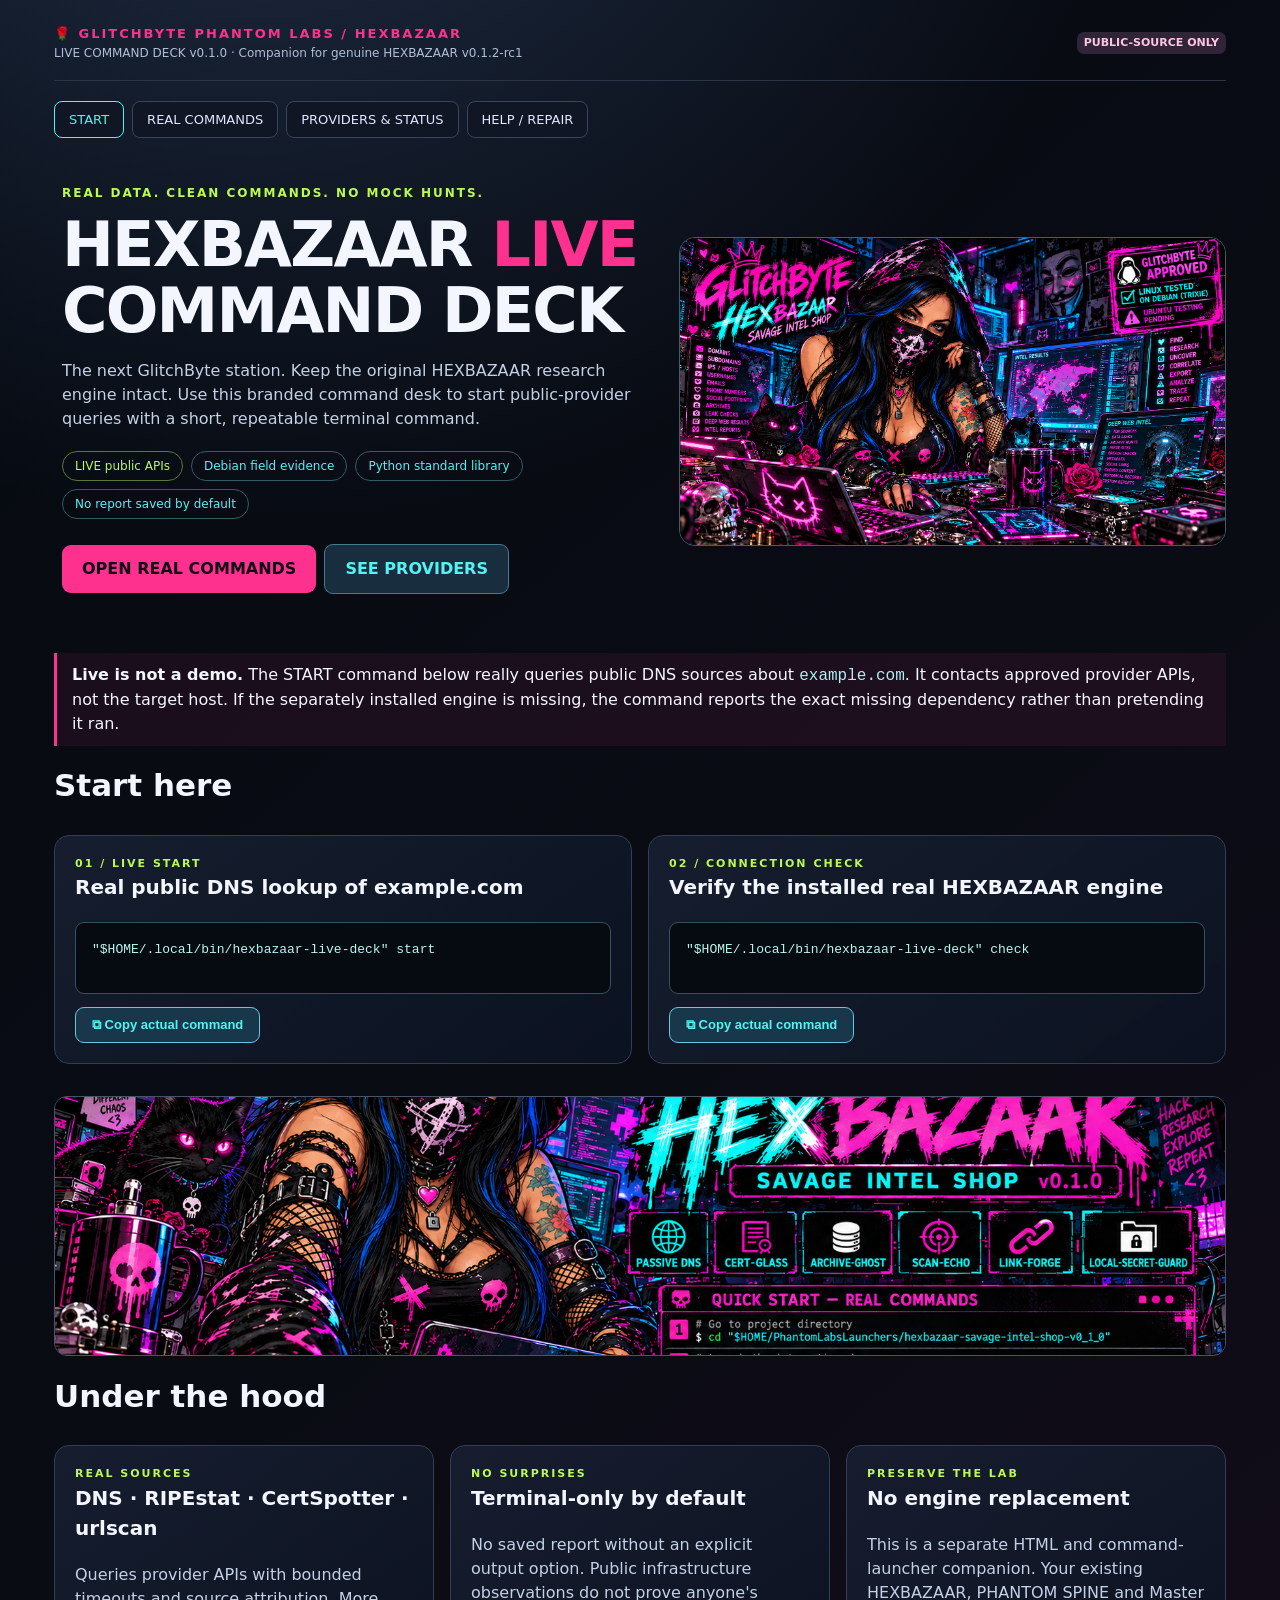
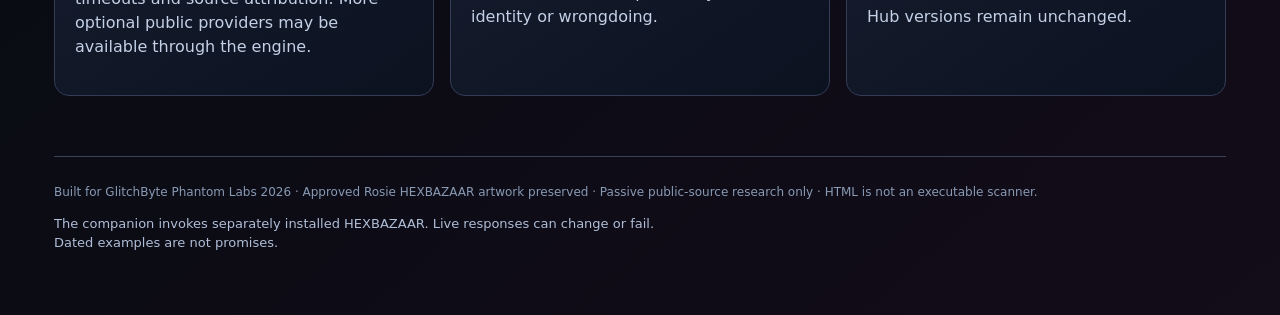
<file: index.html>
<!doctype html><html lang="en"><head><meta charset="utf-8"><meta name="viewport" content="width=device-width,initial-scale=1"><meta name="description" content="HEXBAZAAR live public infrastructure research command deck. Real commands, source attribution, no fabricated intelligence."><link rel="icon" href="assets/favicon.png"><link rel="stylesheet" href="assets/deck.css"><title>Live Start | HEXBAZAAR LIVE DECK</title></head><body><div class="wrap"><header class="top"><div><div class="wordmark">🌹 GLITCHBYTE PHANTOM LABS / HEXBAZAAR</div><div class="version">LIVE COMMAND DECK v0.1.0 · Companion for genuine HEXBAZAAR v0.1.2-rc1</div></div><span class="tag">PUBLIC-SOURCE ONLY</span></header><nav aria-label="Main navigation"><a href="index.html" aria-current="page">START</a><a href="commands.html" >REAL COMMANDS</a><a href="providers.html" >PROVIDERS & STATUS</a><a href="help.html" >HELP / REPAIR</a></nav><main><section class="hero"><div class="text"><div class="eyebrow">REAL DATA. CLEAN COMMANDS. NO MOCK HUNTS.</div><h1>HEXBAZAAR <span style="color:var(--pink)">LIVE</span> COMMAND DECK</h1><p>The next GlitchByte station. Keep the original HEXBAZAAR research engine intact. Use this branded command desk to start public-provider queries with a short, repeatable terminal command.</p><div class="chips"><span class="chip live">LIVE public APIs</span><span class="chip">Debian field evidence</span><span class="chip">Python standard library</span><span class="chip">No report saved by default</span></div><a class="btn" href="commands.html">OPEN REAL COMMANDS</a><a class="btn alt" href="providers.html">SEE PROVIDERS</a></div><img src="assets/rosie-hexbazaar-approved.png" alt="Owner-approved Rosie HEXBAZAAR cyberpunk hacker shop artwork"></section><div class="aside"><strong>Live is not a demo.</strong> The START command below really queries public DNS sources about <code>example.com</code>. It contacts approved provider APIs, not the target host. If the separately installed engine is missing, the command reports the exact missing dependency rather than pretending it ran.</div><section><h2>Start here</h2><div class="grid two"><div class="card"><div class="kicker">01 / LIVE START</div><h3>Real public DNS lookup of example.com</h3><pre class="cmd" id="start">&quot;$HOME/.local/bin/hexbazaar-live-deck&quot; start</pre><button type="button" class="copy" data-copy="start">⧉ Copy actual command</button><span class="status" role="status" aria-live="polite"></span></div><div class="card"><div class="kicker">02 / CONNECTION CHECK</div><h3>Verify the installed real HEXBAZAAR engine</h3><pre class="cmd" id="check">&quot;$HOME/.local/bin/hexbazaar-live-deck&quot; check</pre><button type="button" class="copy" data-copy="check">⧉ Copy actual command</button><span class="status" role="status" aria-live="polite"></span></div></div></section><img class="banner" src="assets/hexbazaar-banner-approved.png" alt="Approved HEXBAZAAR neon banner"><section><h2>Under the hood</h2><div class="grid"><div class="card"><div class="kicker">REAL SOURCES</div><h3>DNS · RIPEstat · CertSpotter · urlscan</h3><p>Queries provider APIs with bounded timeouts and source attribution. More optional public providers may be available through the engine.</p></div><div class="card"><div class="kicker">NO SURPRISES</div><h3>Terminal-only by default</h3><p>No saved report without an explicit output option. Public infrastructure observations do not prove anyone's identity or wrongdoing.</p></div><div class="card"><div class="kicker">PRESERVE THE LAB</div><h3>No engine replacement</h3><p>This is a separate HTML and command-launcher companion. Your existing HEXBAZAAR, PHANTOM SPINE and Master Hub versions remain unchanged.</p></div></div></section></main><footer>Built for GlitchByte Phantom Labs 2026 · Approved Rosie HEXBAZAAR artwork preserved · Passive public-source research only · HTML is not an executable scanner.<p class="fine">The companion invokes separately installed HEXBAZAAR. Live responses can change or fail. Dated examples are not promises.</p></footer></div><script src="assets/deck.js"></script></body></html>
</file>
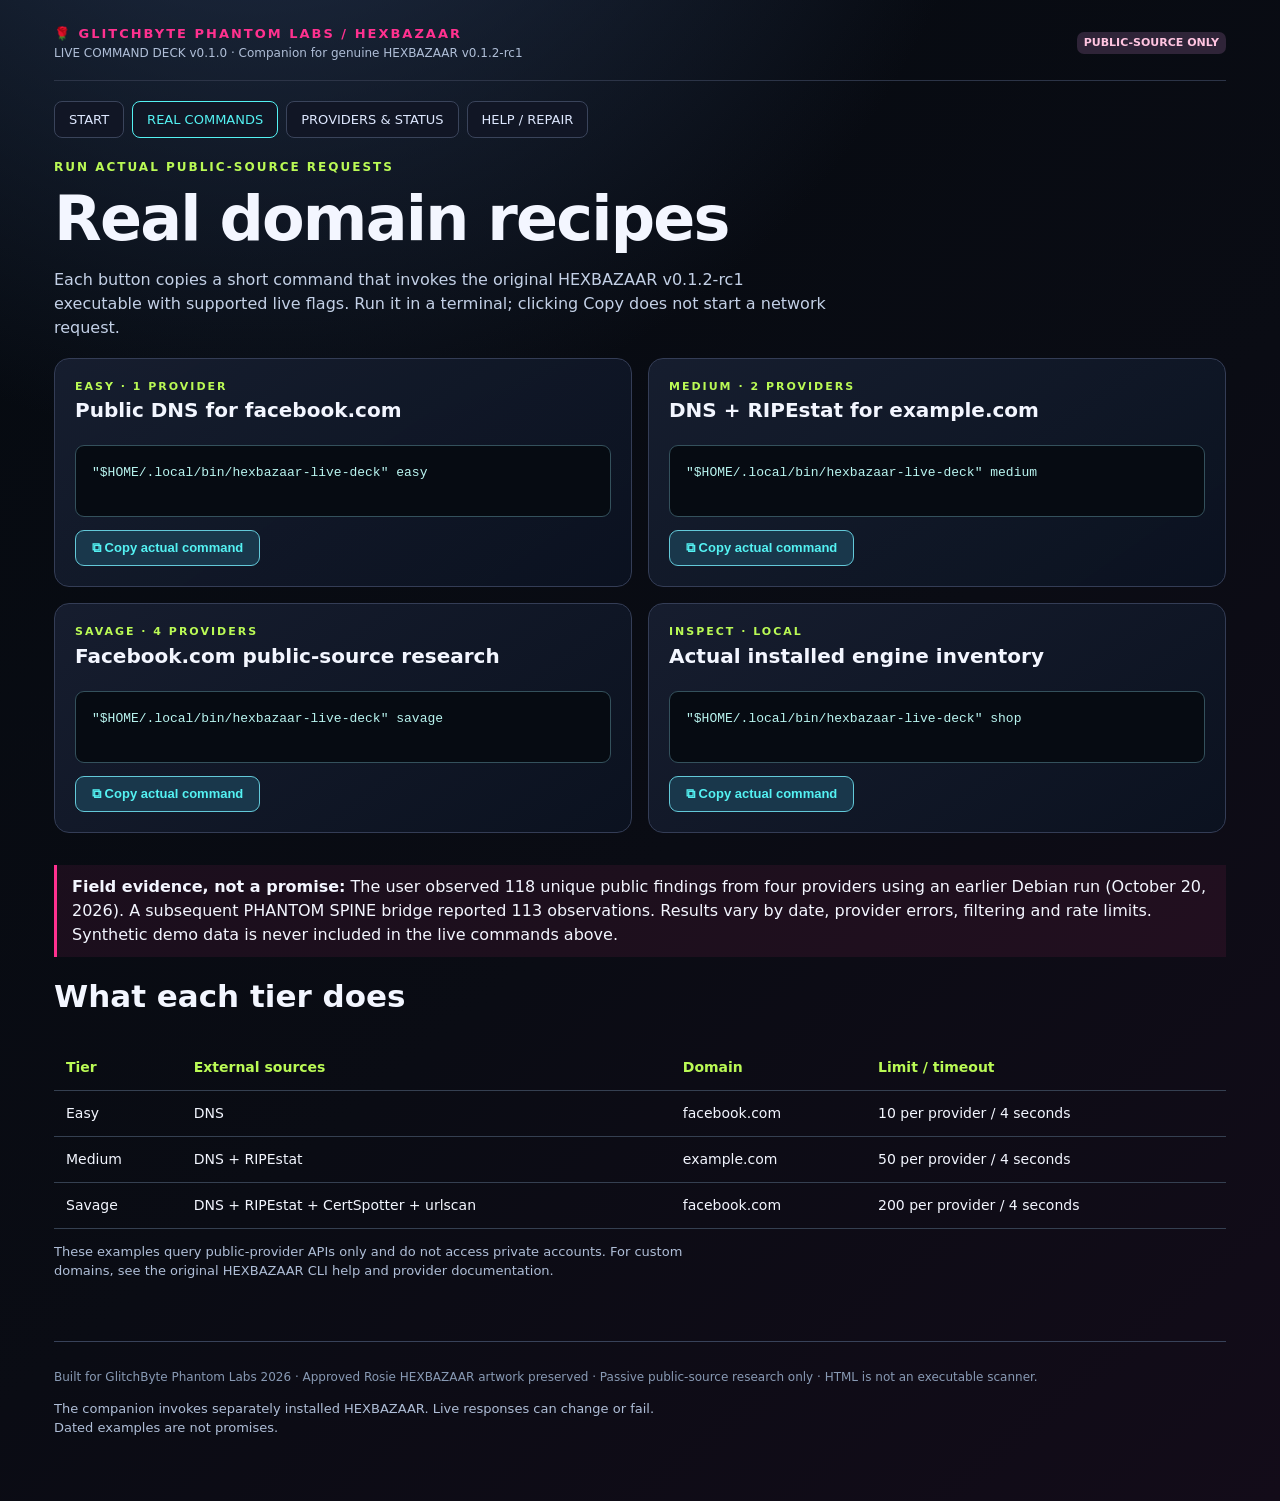
<file: commands.html>
<!doctype html><html lang="en"><head><meta charset="utf-8"><meta name="viewport" content="width=device-width,initial-scale=1"><meta name="description" content="HEXBAZAAR live public infrastructure research command deck. Real commands, source attribution, no fabricated intelligence."><link rel="icon" href="assets/favicon.png"><link rel="stylesheet" href="assets/deck.css"><title>Real commands | HEXBAZAAR LIVE DECK</title></head><body><div class="wrap"><header class="top"><div><div class="wordmark">🌹 GLITCHBYTE PHANTOM LABS / HEXBAZAAR</div><div class="version">LIVE COMMAND DECK v0.1.0 · Companion for genuine HEXBAZAAR v0.1.2-rc1</div></div><span class="tag">PUBLIC-SOURCE ONLY</span></header><nav aria-label="Main navigation"><a href="index.html" >START</a><a href="commands.html" aria-current="page">REAL COMMANDS</a><a href="providers.html" >PROVIDERS & STATUS</a><a href="help.html" >HELP / REPAIR</a></nav><main><div class="eyebrow">RUN ACTUAL PUBLIC-SOURCE REQUESTS</div><h1>Real domain recipes</h1><p>Each button copies a short command that invokes the original HEXBAZAAR v0.1.2-rc1 executable with supported live flags. Run it in a terminal; clicking Copy does not start a network request.</p><div class="grid two"><div class="card"><div class="kicker">EASY · 1 PROVIDER</div><h3>Public DNS for facebook.com</h3><pre class="cmd" id="easy">&quot;$HOME/.local/bin/hexbazaar-live-deck&quot; easy</pre><button type="button" class="copy" data-copy="easy">⧉ Copy actual command</button><span class="status" role="status" aria-live="polite"></span></div><div class="card"><div class="kicker">MEDIUM · 2 PROVIDERS</div><h3>DNS + RIPEstat for example.com</h3><pre class="cmd" id="medium">&quot;$HOME/.local/bin/hexbazaar-live-deck&quot; medium</pre><button type="button" class="copy" data-copy="medium">⧉ Copy actual command</button><span class="status" role="status" aria-live="polite"></span></div><div class="card"><div class="kicker">SAVAGE · 4 PROVIDERS</div><h3>Facebook.com public-source research</h3><pre class="cmd" id="savage">&quot;$HOME/.local/bin/hexbazaar-live-deck&quot; savage</pre><button type="button" class="copy" data-copy="savage">⧉ Copy actual command</button><span class="status" role="status" aria-live="polite"></span></div><div class="card"><div class="kicker">INSPECT · LOCAL</div><h3>Actual installed engine inventory</h3><pre class="cmd" id="shop">&quot;$HOME/.local/bin/hexbazaar-live-deck&quot; shop</pre><button type="button" class="copy" data-copy="shop">⧉ Copy actual command</button><span class="status" role="status" aria-live="polite"></span></div></div><div class="aside"><strong>Field evidence, not a promise:</strong> The user observed 118 unique public findings from four providers using an earlier Debian run (October 20, 2026). A subsequent PHANTOM SPINE bridge reported 113 observations. Results vary by date, provider errors, filtering and rate limits. Synthetic demo data is never included in the live commands above.</div><h2>What each tier does</h2><div class="tablewrap"><table><thead><tr><th>Tier</th><th>External sources</th><th>Domain</th><th>Limit / timeout</th></tr></thead><tbody><tr><td>Easy</td><td>DNS</td><td>facebook.com</td><td>10 per provider / 4 seconds</td></tr><tr><td>Medium</td><td>DNS + RIPEstat</td><td>example.com</td><td>50 per provider / 4 seconds</td></tr><tr><td>Savage</td><td>DNS + RIPEstat + CertSpotter + urlscan</td><td>facebook.com</td><td>200 per provider / 4 seconds</td></tr></tbody></table></div><p class="fine">These examples query public-provider APIs only and do not access private accounts. For custom domains, see the original HEXBAZAAR CLI help and provider documentation.</p></main><footer>Built for GlitchByte Phantom Labs 2026 · Approved Rosie HEXBAZAAR artwork preserved · Passive public-source research only · HTML is not an executable scanner.<p class="fine">The companion invokes separately installed HEXBAZAAR. Live responses can change or fail. Dated examples are not promises.</p></footer></div><script src="assets/deck.js"></script></body></html>
</file>
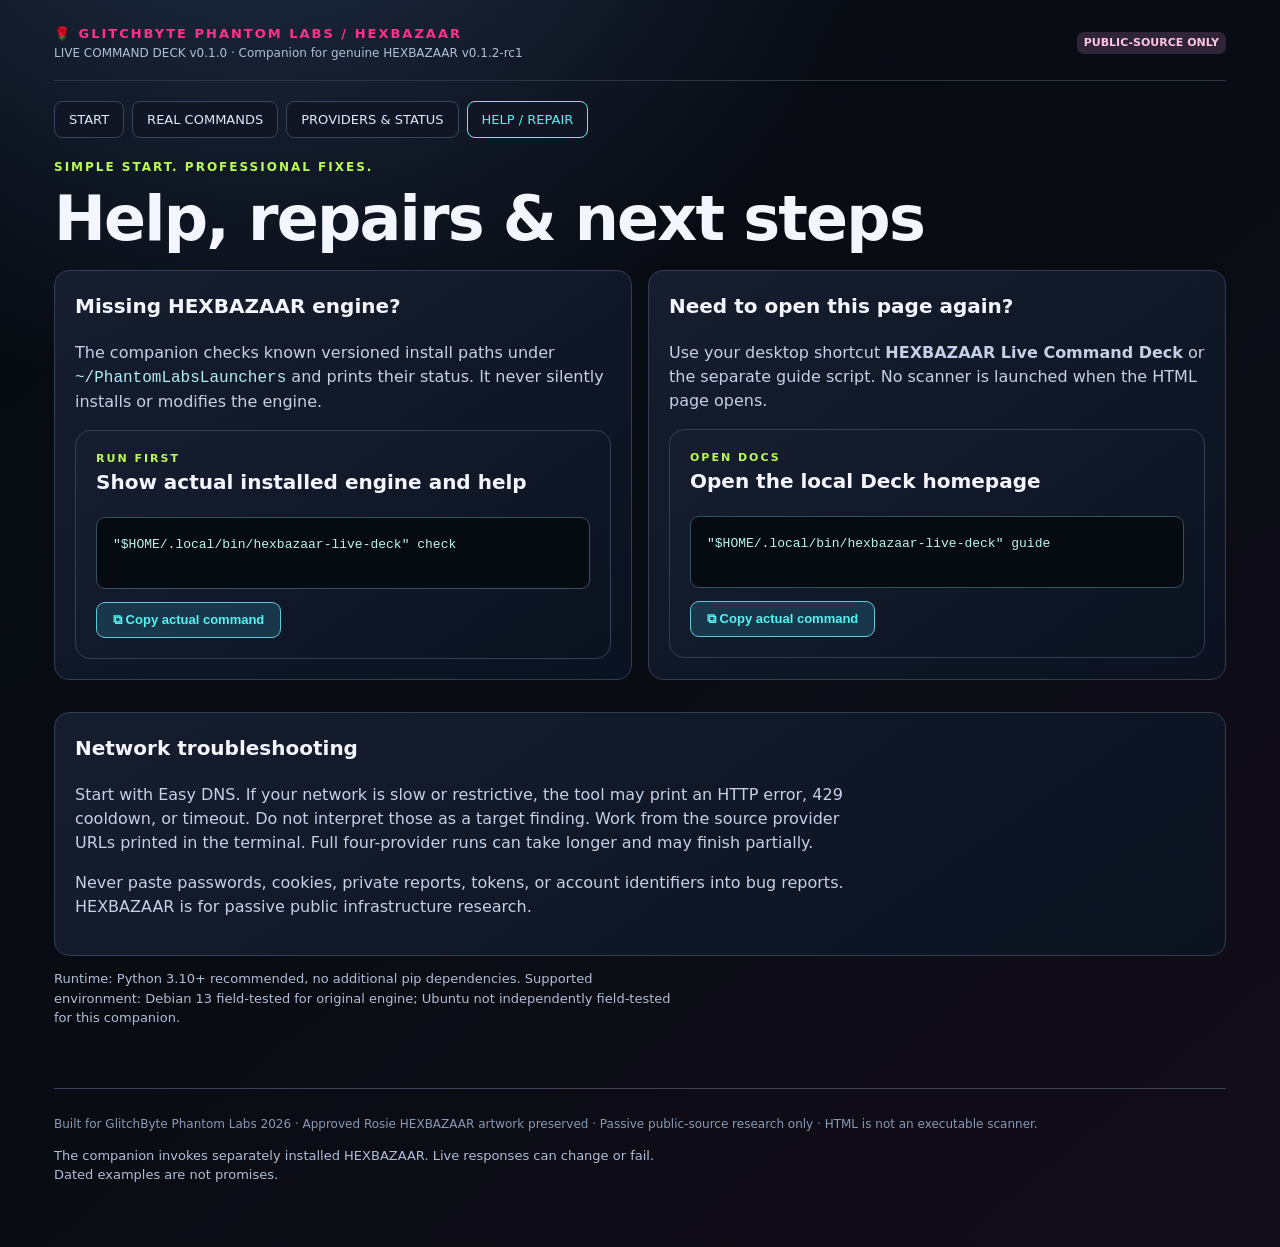
<file: help.html>
<!doctype html><html lang="en"><head><meta charset="utf-8"><meta name="viewport" content="width=device-width,initial-scale=1"><meta name="description" content="HEXBAZAAR live public infrastructure research command deck. Real commands, source attribution, no fabricated intelligence."><link rel="icon" href="assets/favicon.png"><link rel="stylesheet" href="assets/deck.css"><title>Help and troubleshooting | HEXBAZAAR LIVE DECK</title></head><body><div class="wrap"><header class="top"><div><div class="wordmark">🌹 GLITCHBYTE PHANTOM LABS / HEXBAZAAR</div><div class="version">LIVE COMMAND DECK v0.1.0 · Companion for genuine HEXBAZAAR v0.1.2-rc1</div></div><span class="tag">PUBLIC-SOURCE ONLY</span></header><nav aria-label="Main navigation"><a href="index.html" >START</a><a href="commands.html" >REAL COMMANDS</a><a href="providers.html" >PROVIDERS & STATUS</a><a href="help.html" aria-current="page">HELP / REPAIR</a></nav><main><div class="eyebrow">SIMPLE START. PROFESSIONAL FIXES.</div><h1>Help, repairs & next steps</h1><div class="grid two"><div class="card"><h3>Missing HEXBAZAAR engine?</h3><p>The companion checks known versioned install paths under <code>~/PhantomLabsLaunchers</code> and prints their status. It never silently installs or modifies the engine.</p><div class="card"><div class="kicker">RUN FIRST</div><h3>Show actual installed engine and help</h3><pre class="cmd" id="helpcheck">&quot;$HOME/.local/bin/hexbazaar-live-deck&quot; check</pre><button type="button" class="copy" data-copy="helpcheck">⧉ Copy actual command</button><span class="status" role="status" aria-live="polite"></span></div></div><div class="card"><h3>Need to open this page again?</h3><p>Use your desktop shortcut <strong>HEXBAZAAR Live Command Deck</strong> or the separate guide script. No scanner is launched when the HTML page opens.</p><div class="card"><div class="kicker">OPEN DOCS</div><h3>Open the local Deck homepage</h3><pre class="cmd" id="guide">&quot;$HOME/.local/bin/hexbazaar-live-deck&quot; guide</pre><button type="button" class="copy" data-copy="guide">⧉ Copy actual command</button><span class="status" role="status" aria-live="polite"></span></div></div></div><section class="card"><h3>Network troubleshooting</h3><p>Start with Easy DNS. If your network is slow or restrictive, the tool may print an HTTP error, 429 cooldown, or timeout. Do not interpret those as a target finding. Work from the source provider URLs printed in the terminal. Full four-provider runs can take longer and may finish partially.</p><p>Never paste passwords, cookies, private reports, tokens, or account identifiers into bug reports. HEXBAZAAR is for passive public infrastructure research.</p></section><p class="fine">Runtime: Python 3.10+ recommended, no additional pip dependencies. Supported environment: Debian 13 field-tested for original engine; Ubuntu not independently field-tested for this companion.</p></main><footer>Built for GlitchByte Phantom Labs 2026 · Approved Rosie HEXBAZAAR artwork preserved · Passive public-source research only · HTML is not an executable scanner.<p class="fine">The companion invokes separately installed HEXBAZAAR. Live responses can change or fail. Dated examples are not promises.</p></footer></div><script src="assets/deck.js"></script></body></html>
</file>
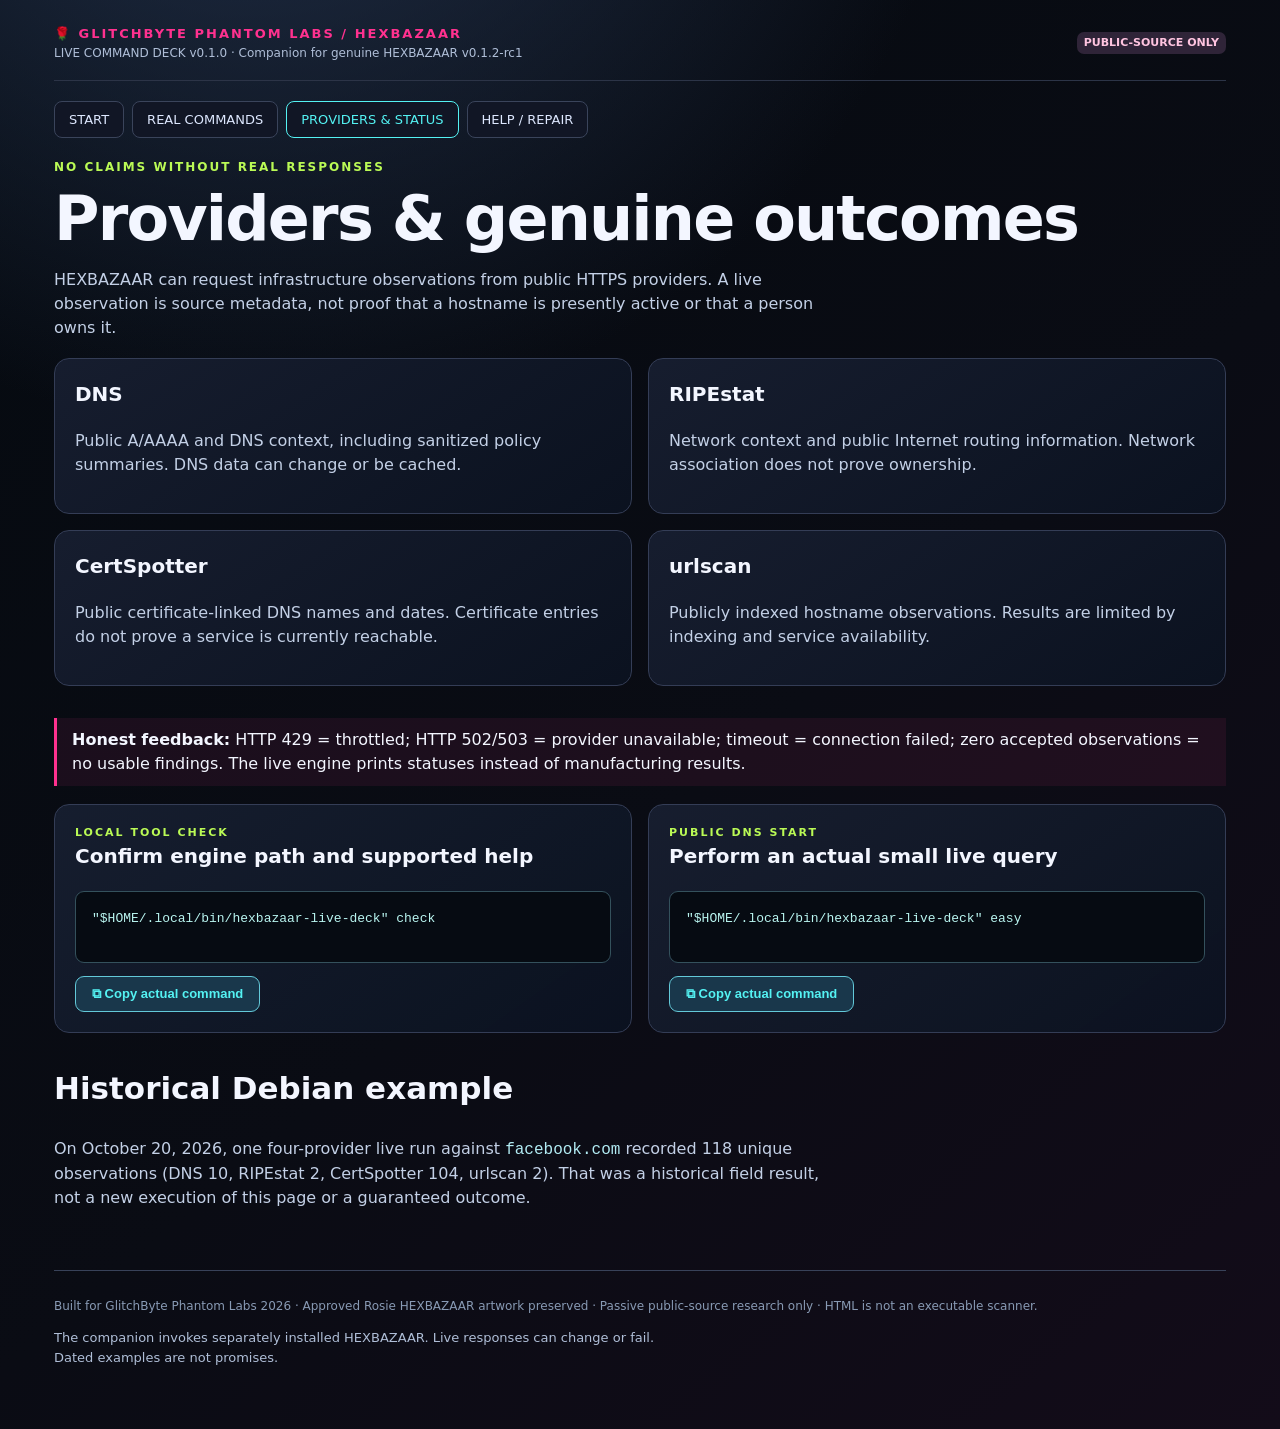
<file: providers.html>
<!doctype html><html lang="en"><head><meta charset="utf-8"><meta name="viewport" content="width=device-width,initial-scale=1"><meta name="description" content="HEXBAZAAR live public infrastructure research command deck. Real commands, source attribution, no fabricated intelligence."><link rel="icon" href="assets/favicon.png"><link rel="stylesheet" href="assets/deck.css"><title>Providers and status | HEXBAZAAR LIVE DECK</title></head><body><div class="wrap"><header class="top"><div><div class="wordmark">🌹 GLITCHBYTE PHANTOM LABS / HEXBAZAAR</div><div class="version">LIVE COMMAND DECK v0.1.0 · Companion for genuine HEXBAZAAR v0.1.2-rc1</div></div><span class="tag">PUBLIC-SOURCE ONLY</span></header><nav aria-label="Main navigation"><a href="index.html" >START</a><a href="commands.html" >REAL COMMANDS</a><a href="providers.html" aria-current="page">PROVIDERS & STATUS</a><a href="help.html" >HELP / REPAIR</a></nav><main><div class="eyebrow">NO CLAIMS WITHOUT REAL RESPONSES</div><h1>Providers & genuine outcomes</h1><p>HEXBAZAAR can request infrastructure observations from public HTTPS providers. A live observation is source metadata, not proof that a hostname is presently active or that a person owns it.</p><div class="grid two"><div class="card"><h3>DNS</h3><p>Public A/AAAA and DNS context, including sanitized policy summaries. DNS data can change or be cached.</p></div><div class="card"><h3>RIPEstat</h3><p>Network context and public Internet routing information. Network association does not prove ownership.</p></div><div class="card"><h3>CertSpotter</h3><p>Public certificate-linked DNS names and dates. Certificate entries do not prove a service is currently reachable.</p></div><div class="card"><h3>urlscan</h3><p>Publicly indexed hostname observations. Results are limited by indexing and service availability.</p></div></div><div class="aside"><strong>Honest feedback:</strong> HTTP 429 = throttled; HTTP 502/503 = provider unavailable; timeout = connection failed; zero accepted observations = no usable findings. The live engine prints statuses instead of manufacturing results.</div><div class="grid two"><div class="card"><div class="kicker">LOCAL TOOL CHECK</div><h3>Confirm engine path and supported help</h3><pre class="cmd" id="health">&quot;$HOME/.local/bin/hexbazaar-live-deck&quot; check</pre><button type="button" class="copy" data-copy="health">⧉ Copy actual command</button><span class="status" role="status" aria-live="polite"></span></div><div class="card"><div class="kicker">PUBLIC DNS START</div><h3>Perform an actual small live query</h3><pre class="cmd" id="probe">&quot;$HOME/.local/bin/hexbazaar-live-deck&quot; easy</pre><button type="button" class="copy" data-copy="probe">⧉ Copy actual command</button><span class="status" role="status" aria-live="polite"></span></div></div><h2>Historical Debian example</h2><p>On October 20, 2026, one four-provider live run against <code>facebook.com</code> recorded 118 unique observations (DNS 10, RIPEstat 2, CertSpotter 104, urlscan 2). That was a historical field result, not a new execution of this page or a guaranteed outcome.</p></main><footer>Built for GlitchByte Phantom Labs 2026 · Approved Rosie HEXBAZAAR artwork preserved · Passive public-source research only · HTML is not an executable scanner.<p class="fine">The companion invokes separately installed HEXBAZAAR. Live responses can change or fail. Dated examples are not promises.</p></footer></div><script src="assets/deck.js"></script></body></html>
</file>
<file: assets/deck.css>
:root{color-scheme:dark;--bg:#090b12;--panel:#111725;--line:#374151;--cyan:#54f2f3;--pink:#ff318f;--lime:#bafa55;--ink:#f3f6ff;--quiet:#afbed7}
*{box-sizing:border-box}html{scroll-behavior:smooth}body{margin:0;background:radial-gradient(circle at 20% -20%,#24334e 0,transparent 36%),linear-gradient(140deg,#050a10,#0a0c14 55%,#130c19);color:var(--ink);font:16px/1.5 system-ui,Segoe UI,Arial,sans-serif;min-height:100vh}a{color:var(--cyan)}.wrap{max-width:1220px;padding:24px;margin:auto}.top{display:flex;justify-content:space-between;gap:12px;align-items:center;flex-wrap:wrap;border-bottom:1px solid #2c3447;padding:0 0 18px}.wordmark{font-size:13px;letter-spacing:2px;font-weight:900;color:var(--pink)}.version{font-size:12px;color:var(--quiet)}nav{display:flex;flex-wrap:wrap;gap:8px;margin:20px 0}nav a{color:#dee8ff;text-decoration:none;font-size:13px;border:1px solid #3a445b;border-radius:8px;padding:8px 14px;background:#111625}nav a[aria-current=page],nav a:hover{border-color:var(--cyan);color:var(--cyan)}h1{font-size:clamp(30px,5vw,62px);line-height:1.06;margin:10px 0 16px;letter-spacing:-1.8px}h2{margin-top:10px;font-size:clamp(22px,3vw,31px)}h3{margin-top:0}p{color:#c3d0e6;max-width:76ch}.eyebrow{font-weight:900;letter-spacing:2px;color:var(--lime);font-size:12px}.hero{display:grid;grid-template-columns:1.1fr 1fr;align-items:center;gap:24px;padding:18px 0 30px}.hero img{width:100%;display:block;object-fit:cover;border:1px solid #3a6070;border-radius:16px;max-height:470px}.hero .text{padding:8px}.chips{display:flex;gap:8px;flex-wrap:wrap;margin:20px 0}.chip{border:1px solid #365966;border-radius:40px;padding:5px 12px;font-size:12px;color:var(--cyan)}.chip.live{color:var(--lime);border-color:#5c7739}.btn{display:inline-block;background:var(--pink);color:#120916;font-weight:800;text-decoration:none;padding:12px 20px;border-radius:9px;margin:5px 8px 5px 0}.btn.alt{background:#182d3e;color:var(--cyan);border:1px solid #457a90}.grid{display:grid;grid-template-columns:repeat(3,minmax(0,1fr));gap:16px;margin:18px 0 32px}.grid.two{grid-template-columns:repeat(2,minmax(0,1fr))}.card{background:linear-gradient(145deg,rgba(23,30,48,.95),rgba(11,18,32,.96));border:1px solid #343d56;border-radius:15px;padding:20px;min-width:0}.card .kicker{color:var(--lime);font-size:11px;letter-spacing:2px;font-weight:800}.card h3{font-size:20px}.mono{font-family:ui-monospace,SFMono-Regular,Consolas,monospace}.cmd{white-space:pre-wrap;overflow-wrap:anywhere;background:#060b12;border:1px solid #34515c;border-radius:9px;padding:16px;color:#b9f5f0;font:13px/1.65 ui-monospace,Consolas,monospace;min-height:72px}.copy{cursor:pointer;background:#19374b;border:1px solid #63c9d9;color:var(--cyan);font-size:13px;font-weight:700;border-radius:9px;padding:9px 16px}.copy:hover{background:#22506a}.copy:focus{outline:3px solid #eee}.status{display:inline-block;margin-left:10px;min-height:1.5em;font-size:13px;color:var(--lime)}.aside{border-left:3px solid var(--pink);padding:10px 15px;margin:16px 0;background:rgba(255,49,143,.08)}.fine{color:var(--quiet);font-size:13px}.banner{width:100%;border-radius:13px;max-height:260px;object-fit:cover;border:1px solid #485269}.linkrow{display:flex;flex-wrap:wrap;gap:10px}footer{margin:60px 0 0;border-top:1px solid #384259;color:#889ab4;padding:26px 0;font-size:12px}code{color:#b2ecf4}.tag{display:inline-block;background:#2f2438;color:#ffc4e0;border-radius:7px;padding:3px 7px;font-size:11px;font-weight:900}.tablewrap{overflow-x:auto}table{width:100%;border-collapse:collapse;font-size:14px}th,td{border-bottom:1px solid #354051;padding:12px;text-align:left}th{color:var(--lime)}
@media(max-width:850px){.hero{grid-template-columns:1fr}.grid,.grid.two{grid-template-columns:1fr}.wrap{padding:15px}}@media(prefers-reduced-motion:reduce){html{scroll-behavior:auto}}
</file>
